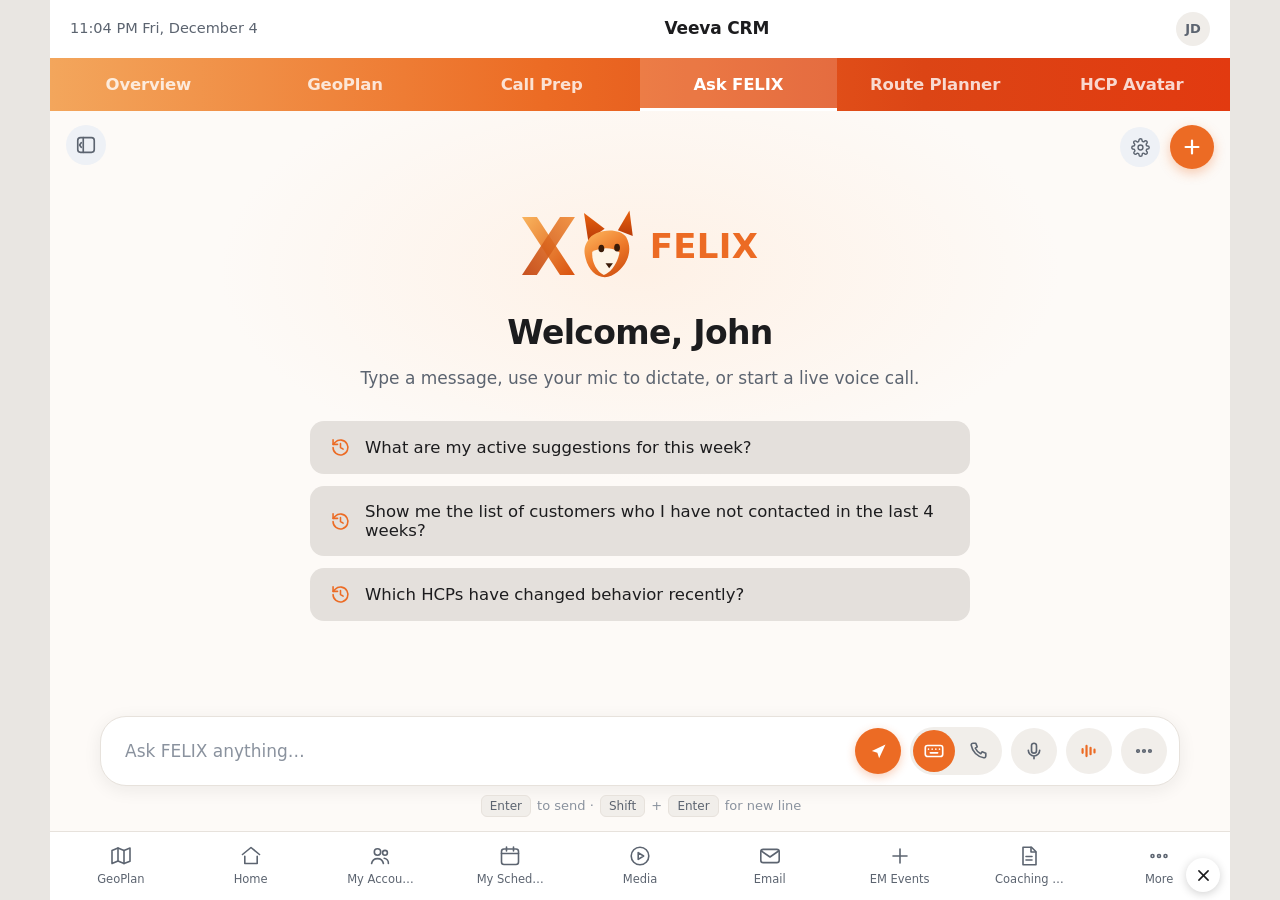
<file: index.html>
<!DOCTYPE html>
<html lang="en">
<head>
<meta charset="utf-8" />
<meta name="viewport" content="width=device-width, initial-scale=1, maximum-scale=1" />
<title>Ask FELIX — Veeva CRM</title>
<meta name="description" content="Ask FELIX — voice agent for pharma field teams, inside Veeva CRM." />
<link rel="stylesheet" href="assets/styles.css" />
</head>
<body>

<div class="device">

  <!-- ── Status bar ─────────────────────────────────────────────── -->
  <div class="statusbar">
    <span class="sb-time" id="sb-time">5:21 PM Sat, September 5</span>
    <span class="sb-title">Veeva CRM</span>
    <span class="sb-user">JD</span>
  </div>

  <!-- ── Orange tab bar ─────────────────────────────────────────── -->
  <nav class="tabbar" role="tablist">
    <button class="tab" role="tab" data-tab="overview">Overview</button>
    <button class="tab" role="tab" data-tab="geoplan">GeoPlan</button>
    <button class="tab" role="tab" data-tab="callprep">Call Prep</button>
    <button class="tab is-active" role="tab" data-tab="ask">Ask FELIX</button>
    <button class="tab" role="tab" data-tab="route">Route Planner</button>
    <button class="tab" role="tab" data-tab="avatar">HCP Avatar</button>
  </nav>

  <!-- ── Stage ──────────────────────────────────────────────────── -->
  <div class="stage">

    <!-- ══ Ask FELIX ══════════════════════════════════════════════ -->
    <section class="panel is-active" id="panel-ask">

      <button class="collapse-btn" title="Collapse panel" aria-label="Collapse panel">
        <svg viewBox="0 0 24 24"><rect x="3" y="4" width="18" height="16" rx="3"/><path d="M9 4v16M6.8 9.5 5 12l1.8 2.5"/></svg>
      </button>
      <button class="new-btn" id="btn-new" title="New conversation" aria-label="New conversation">
        <svg viewBox="0 0 24 24"><path d="M12 5v14M5 12h14"/></svg>
      </button>
      <button class="gear-btn" id="btn-settings" title="Voice settings" aria-label="Voice settings">
        <svg viewBox="0 0 24 24"><circle cx="12" cy="12" r="3.1"/><path d="M19.4 15a1.6 1.6 0 0 0 .3 1.8l.1.1a2 2 0 1 1-2.8 2.8l-.1-.1a1.6 1.6 0 0 0-1.8-.3 1.6 1.6 0 0 0-1 1.5v.2a2 2 0 1 1-4 0v-.1a1.6 1.6 0 0 0-1-1.5 1.6 1.6 0 0 0-1.8.3l-.1.1a2 2 0 1 1-2.8-2.8l.1-.1a1.6 1.6 0 0 0 .3-1.8 1.6 1.6 0 0 0-1.5-1H3a2 2 0 1 1 0-4h.1a1.6 1.6 0 0 0 1.5-1 1.6 1.6 0 0 0-.3-1.8l-.1-.1a2 2 0 1 1 2.8-2.8l.1.1a1.6 1.6 0 0 0 1.8.3H9a1.6 1.6 0 0 0 1-1.5V3a2 2 0 1 1 4 0v.1a1.6 1.6 0 0 0 1 1.5 1.6 1.6 0 0 0 1.8-.3l.1-.1a2 2 0 1 1 2.8 2.8l-.1.1a1.6 1.6 0 0 0-.3 1.8V9a1.6 1.6 0 0 0 1.5 1h.2a2 2 0 1 1 0 4h-.1a1.6 1.6 0 0 0-1.5 1z"/></svg>
      </button>

      <div class="ask-scroll" id="ask-scroll">

        <!-- Welcome state -->
        <div class="welcome" id="welcome">
          <div class="felix-logo">
            <svg viewBox="0 0 150 96" class="fox" aria-hidden="true">
              <defs>
                <linearGradient id="xa" x1="0" y1="0" x2="1" y2="1">
                  <stop offset="0" stop-color="#F9B45E"/><stop offset="1" stop-color="#D9520F"/>
                </linearGradient>
                <linearGradient id="xb" x1="1" y1="0" x2="0" y2="1">
                  <stop offset="0" stop-color="#F08A34"/><stop offset="1" stop-color="#C13F09"/>
                </linearGradient>
                <linearGradient id="fur" x1=".2" y1="0" x2=".8" y2="1">
                  <stop offset="0" stop-color="#FBB059"/><stop offset=".5" stop-color="#EE7A2A"/><stop offset="1" stop-color="#CE4E10"/>
                </linearGradient>
                <linearGradient id="ear" x1="0" y1="0" x2="0" y2="1">
                  <stop offset="0" stop-color="#E8620F"/><stop offset="1" stop-color="#B93B08"/>
                </linearGradient>
              </defs>

              <!-- X -->
              <path d="M0 13 H18 L64 83 H46 Z" fill="url(#xa)"/>
              <path d="M46 13 H64 L18 83 H0 Z" fill="url(#xb)" opacity=".9"/>

              <!-- Ears -->
              <path d="M80 41 L75 8 L100 27 Z"   fill="url(#ear)"/>
              <path d="M116 29 L130 5 L134 36 Z" fill="url(#ear)"/>

              <!-- Head -->
              <path d="M80 41 C 87 27, 118 25, 126 37 C 136 55, 125 76, 108 84
                       C 94 90, 81 79, 77 63 C 74 53, 76 47, 80 41 Z" fill="url(#fur)"/>

              <!-- Muzzle -->
              <path d="M85 55 C 95 49, 110 49, 118 56 C 115 71, 106 81, 99 83
                       C 90 79, 84 67, 85 55 Z" fill="#FDF4E6"/>

              <!-- Face -->
              <ellipse cx="96"  cy="51" rx="3.5" ry="4.6" fill="#3A1B08"/>
              <ellipse cx="115" cy="50" rx="3.5" ry="4.6" fill="#3A1B08"/>
              <path d="M101 69 H110 L105.5 75 Z" fill="#3A1B08"/>
            </svg>
            <span class="felix-word">FELIX</span>
          </div>

          <h1 class="welcome-h">Welcome, John</h1>
          <p class="welcome-p">Type a message, use your mic to dictate, or start a live voice call.</p>

          <div class="starters" id="starters"></div>
        </div>

        <!-- Conversation -->
        <div class="thread" id="thread" aria-live="polite"></div>
      </div>

      <!-- Composer -->
      <div class="composer-wrap">
        <form class="composer" id="form" autocomplete="off">
          <input id="input" type="text" placeholder="Ask FELIX anything…" aria-label="Message FELIX" />

          <button class="cbtn send" type="submit" title="Send" aria-label="Send">
            <svg viewBox="0 0 24 24"><path d="M4.4 11.3 20 4l-7.3 15.6-2-6.3z"/></svg>
          </button>

          <span class="cgroup">
            <button class="cbtn kb is-on" type="button" title="Keyboard" aria-label="Keyboard">
              <svg viewBox="0 0 24 24"><rect x="2.5" y="6" width="19" height="12" rx="2.5"/><path d="M6 10h.01M10 10h.01M14 10h.01M18 10h.01M8 14h8"/></svg>
            </button>
            <button class="cbtn phone" type="button" id="btn-call" title="Start a live voice call" aria-label="Start a live voice call">
              <svg viewBox="0 0 24 24"><path d="M6.6 3.5h3l1.5 4-2 1.5a12 12 0 0 0 5.9 5.9l1.5-2 4 1.5v3a2 2 0 0 1-2.2 2A16.5 16.5 0 0 1 4.6 5.7a2 2 0 0 1 2-2.2z"/></svg>
            </button>
          </span>

          <button class="cbtn mic" type="button" id="btn-dictate" title="Dictate" aria-label="Dictate">
            <svg viewBox="0 0 24 24"><path d="M12 3.5a2.7 2.7 0 0 1 2.7 2.7v5.4a2.7 2.7 0 0 1-5.4 0V6.2A2.7 2.7 0 0 1 12 3.5z"/><path d="M5.8 11.2a6.2 6.2 0 0 0 12.4 0M12 17.4v3.1"/></svg>
          </button>

          <button class="cbtn wave" type="button" id="btn-call-2" title="Start a live voice call" aria-label="Start a live voice call">
            <svg viewBox="0 0 24 24" class="bars"><path d="M5 10v4M9.3 6.5v11M13.7 8.5v7M18 10.5v3"/></svg>
          </button>

          <button class="cbtn more" type="button" title="More" aria-label="More">
            <svg viewBox="0 0 24 24"><circle cx="5.5" cy="12" r="1.4"/><circle cx="12" cy="12" r="1.4"/><circle cx="18.5" cy="12" r="1.4"/></svg>
          </button>
        </form>

        <p class="hint"><kbd>Enter</kbd> to send · <kbd>Shift</kbd> + <kbd>Enter</kbd> for new line</p>
      </div>
    </section>

    <!-- ══ Placeholder tabs ═══════════════════════════════════════ -->
    <section class="panel placeholder" id="panel-overview"><div><h2>Overview</h2><p>Territory summary, attainment, and alerts.</p></div></section>
    <section class="panel placeholder" id="panel-geoplan"><div><h2>GeoPlan</h2><p>Map of accounts and today’s routing.</p></div></section>
    <section class="panel placeholder" id="panel-callprep"><div><h2>Call Prep</h2><p>Pre-call briefs for your next visits.</p></div></section>
    <section class="panel placeholder" id="panel-route"><div><h2>Route Planner</h2><p>Optimised drive order for the day.</p></div></section>
    <section class="panel placeholder" id="panel-avatar"><div><h2>HCP Avatar</h2><p>Practise a detail against a simulated HCP.</p></div></section>

    <!-- ══ Live voice call overlay ════════════════════════════════ -->
    <div class="call" id="call" hidden>
      <div class="orb-wrap">
        <span class="orb-glow g1"></span>
        <span class="orb-glow g2"></span>
        <span class="orb-glow g3"></span>
        <button class="orb" id="orb" aria-label="Tap to interrupt">
          <svg viewBox="0 0 24 24" class="orb-speak"><path d="M11 5 6 9H2.6v6H6l5 4z"/><path d="M15.4 8.6a5 5 0 0 1 0 6.8M18.8 5.4a9.4 9.4 0 0 1 0 13.2"/></svg>
          <svg viewBox="0 0 24 24" class="orb-listen"><path d="M12 3.5a2.7 2.7 0 0 1 2.7 2.7v5.4a2.7 2.7 0 0 1-5.4 0V6.2A2.7 2.7 0 0 1 12 3.5z"/><path d="M5.8 11.2a6.2 6.2 0 0 0 12.4 0M12 17.4v3.1"/></svg>
        </button>
      </div>

      <h2 class="call-state" id="call-state">Connecting…</h2>
      <p class="call-sub" id="call-sub">Speak naturally</p>

      <div class="live">
        <div class="live-head"><span class="live-dot"></span>LIVE TRANSCRIPT</div>
        <div class="live-box" id="live-box"></div>
      </div>

      <div class="call-controls">
        <button class="call-mic" id="call-mic" title="Mute" aria-label="Mute">
          <svg viewBox="0 0 24 24"><path d="M12 3.5a2.7 2.7 0 0 1 2.7 2.7v5.4a2.7 2.7 0 0 1-5.4 0V6.2A2.7 2.7 0 0 1 12 3.5z"/><path d="M5.8 11.2a6.2 6.2 0 0 0 12.4 0M12 17.4v3.1"/></svg>
        </button>
        <button class="end-call" id="end-call">
          <svg viewBox="0 0 24 24"><path d="M12 3.5a2.7 2.7 0 0 1 2.7 2.7v3.1M9.3 9.6v2a2.7 2.7 0 0 0 4.2 2.2"/><path d="M5.8 11.2a6.2 6.2 0 0 0 9.2 5.4M12 17.4v3.1"/><path d="m3.5 3 17 18"/></svg>
          End Conversation
        </button>
      </div>
    </div>

  </div>

  <!-- ── Bottom nav ─────────────────────────────────────────────── -->
  <nav class="bottomnav">
    <button><svg viewBox="0 0 24 24"><path d="m9 4-6 2.4v13.2L9 17l6 2.6 6-2.4V4l-6 2.4z"/><path d="M9 4v13M15 6.6v13"/></svg><span>GeoPlan</span></button>
    <button><svg viewBox="0 0 24 24"><path d="M3.5 10.5 12 3.5l8.5 7"/><path d="M5.8 12.3v7.2h12.4v-7.2"/></svg><span>Home</span></button>
    <button><svg viewBox="0 0 24 24"><circle cx="9.5" cy="8" r="3.2"/><path d="M3.6 19.5a6 6 0 0 1 11.8 0"/><circle cx="17" cy="8.8" r="2.4"/><path d="M16.2 14.2a5 5 0 0 1 4.2 5.3"/></svg><span>My Accou…</span></button>
    <button><svg viewBox="0 0 24 24"><rect x="3.5" y="5" width="17" height="15.5" rx="2.5"/><path d="M3.5 9.5h17M8.5 3v4M15.5 3v4"/></svg><span>My Sched…</span></button>
    <button><svg viewBox="0 0 24 24"><circle cx="12" cy="12" r="8.8"/><path d="m10.2 8.6 5.4 3.4-5.4 3.4z"/></svg><span>Media</span></button>
    <button><svg viewBox="0 0 24 24"><rect x="2.8" y="5.4" width="18.4" height="13.2" rx="2.4"/><path d="m3.4 7 8.6 6 8.6-6"/></svg><span>Email</span></button>
    <button><svg viewBox="0 0 24 24"><path d="M12 5v14M5 12h14"/></svg><span>EM Events</span></button>
    <button><svg viewBox="0 0 24 24"><path d="M6 3.2h8.5L19 7.8v13H6z"/><path d="M14 3.4v4.6h4.6M9 12.5h6M9 16h6"/></svg><span>Coaching …</span></button>
    <button><svg viewBox="0 0 24 24"><circle cx="5.5" cy="12" r="1.5"/><circle cx="12" cy="12" r="1.5"/><circle cx="18.5" cy="12" r="1.5"/></svg><span>More</span></button>
  </nav>

  <!-- ── Voice settings ─────────────────────────────────────────── -->
  <div class="sheet-wrap" id="settings" hidden>
    <div class="sheet-backdrop" data-close></div>
    <div class="sheet" role="dialog" aria-label="Voice settings">
      <header class="sheet-head">
        <h2>Voice</h2>
        <button class="sheet-x" data-close aria-label="Close">
          <svg viewBox="0 0 24 24"><path d="m5.5 5.5 13 13M18.5 5.5l-13 13"/></svg>
        </button>
      </header>

      <div class="sheet-body">

        <label class="opt">
          <input type="radio" name="engine" value="browser" />
          <span class="opt-body">
            <strong>Browser voice</strong>
            <em>Works everywhere with no setup. Robotic, and turn taking is basic.</em>
          </span>
        </label>

        <label class="opt">
          <input type="radio" name="engine" value="elevenlabs" />
          <span class="opt-body">
            <strong>ElevenLabs voice</strong>
            <em>FELIX keeps the scripted answers, but speaks with a natural ElevenLabs voice.</em>
          </span>
        </label>

        <div class="opt-fields" data-for="elevenlabs">
          <label class="fld">
            <span>API key</span>
            <input type="password" id="el-key" placeholder="sk_…" autocomplete="off" spellcheck="false" />
          </label>
          <label class="fld">
            <span>Voice</span>
            <select id="el-voice"></select>
          </label>
          <label class="fld">
            <span>Model</span>
            <select id="el-model">
              <option value="eleven_flash_v2_5">Flash v2.5 — lowest latency (~75 ms)</option>
              <option value="eleven_turbo_v2_5">Turbo v2.5 — balanced (~250 ms)</option>
              <option value="eleven_multilingual_v2">Multilingual v2 — highest quality</option>
            </select>
          </label>
          <p class="warn-note">The key is stored in this browser and sent straight to ElevenLabs from the page. Fine for a local demo — don’t put a production key into a publicly shared link.</p>
        </div>

        <label class="opt">
          <input type="radio" name="engine" value="agent" />
          <span class="opt-body">
            <strong>ElevenLabs agent <span class="badge">most conversational</span></strong>
            <em>A real voice agent — its own LLM, speech recognition and natural interruption. Answers freely instead of following the script.</em>
          </span>
        </label>

        <div class="opt-fields" data-for="agent">
          <label class="fld">
            <span>Agent ID</span>
            <input type="text" id="el-agent" placeholder="agent_…" autocomplete="off" spellcheck="false" />
          </label>
          <p class="warn-note">Create an agent at elevenlabs.io, set it <strong>public</strong> (authentication disabled), and paste its ID. No API key is needed or stored. Use the prompt in <code>AGENT-PROMPT.md</code> so it answers as FELIX.</p>
        </div>

        <label class="opt">
          <input type="radio" name="engine" value="openai" />
          <span class="opt-body">
            <strong>OpenAI <span class="badge">free-form</span></strong>
            <em>GPT answers instead of the script, speaks with an OpenAI voice, and a voice call runs on the Realtime API — speech to speech, with barge-in.</em>
          </span>
        </label>

        <div class="opt-fields" data-for="openai">
          <label class="fld">
            <span>Proxy URL — recommended, keeps the key off the browser</span>
            <input type="text" id="oa-proxy" placeholder="/api  (run: OPENAI_API_KEY=sk-… node server.js)" autocomplete="off" spellcheck="false" />
          </label>
          <p class="or-sep">or</p>
          <label class="fld">
            <span>API key — used only if no proxy URL is set</span>
            <input type="password" id="oa-key" placeholder="sk-…" autocomplete="off" spellcheck="false" />
          </label>
          <label class="fld">
            <span>Voice</span>
            <select id="oa-voice"></select>
          </label>
          <label class="fld">
            <span>Chat model</span>
            <select id="oa-chat">
              <option value="gpt-5.2">gpt-5.2 — best quality</option>
              <option value="gpt-5.1">gpt-5.1</option>
              <option value="gpt-5-mini">gpt-5-mini — cheaper, quicker</option>
              <option value="gpt-4.1-mini">gpt-4.1-mini — cheapest</option>
            </select>
          </label>
          <label class="fld">
            <span>Realtime model — used for voice calls</span>
            <select id="oa-realtime">
              <option value="gpt-realtime-2.1">gpt-realtime-2.1</option>
              <option value="gpt-realtime-2.1-mini">gpt-realtime-2.1-mini — cheaper</option>
              <option value="gpt-realtime-2">gpt-realtime-2</option>
              <option value="gpt-realtime">gpt-realtime</option>
            </select>
          </label>
          <p class="warn-note" id="oa-warn"></p>
        </div>

        <div class="sheet-msg" id="sheet-msg" hidden></div>
      </div>

      <footer class="sheet-foot">
        <button class="btn-ghost" id="btn-test">Test voice</button>
        <button class="btn-primary" id="btn-save">Save</button>
      </footer>
    </div>
  </div>

  <button class="dismiss" title="Close" aria-label="Close">
    <svg viewBox="0 0 24 24"><path d="m5.5 5.5 13 13M18.5 5.5l-13 13"/></svg>
  </button>
</div>

<script src="assets/script-data.js"></script>
<script src="assets/persona.js"></script>
<script src="assets/tools.js"></script>
<script src="assets/brain.js"></script>
<script src="assets/voice.js"></script>
<script src="assets/app.js"></script>
</body>
</html>
</file>
<file: assets/styles.css>
/* ============================================================================
 * Ask FELIX — Veeva CRM shell
 * ==========================================================================*/

:root {
  --o-light:  #F3A65C;
  --o:        #EC6B24;
  --o-deep:   #DC4515;
  --o-red:    #E23A10;

  --ink:      #1C1C1E;
  --ink-2:    #5C6470;
  --ink-3:    #8A929E;

  --page:     #FDFAF7;
  --card:     #FFFFFF;
  --cream:    #FBF5EA;
  --cream-ln: #EFE6D5;
  --line:     #E7E2DC;
  --pill:     #E4E0DC;

  --green:    #22C55E;
  --red:      #EF4444;

  --hi:       #E2571C;
  --hi-bg:    #FDECE2;
  --md:       #C98A16;
  --md-bg:    #FBF2DC;
  --lo:       #4B7BC4;
  --lo-bg:    #EAF1FB;
}

* { box-sizing: border-box; -webkit-tap-highlight-color: transparent; }

html, body { height: 100%; margin: 0; }

body {
  background: #E9E6E2;
  color: var(--ink);
  font: 400 16px/1.5 -apple-system, BlinkMacSystemFont, "SF Pro Text", "Segoe UI", Roboto, system-ui, sans-serif;
  -webkit-font-smoothing: antialiased;
  display: grid;
  place-items: center;
}

svg { width: 22px; height: 22px; fill: none; stroke: currentColor; stroke-width: 1.8; stroke-linecap: round; stroke-linejoin: round; }

.device {
  position: relative;
  width: 100%; max-width: 1180px;
  height: 100vh; height: 100dvh;
  display: flex; flex-direction: column;
  background: var(--card);
  overflow: hidden;
}

/* ── Status bar ─────────────────────────────────────────────────── */

.statusbar {
  flex: none;
  display: flex; align-items: center;
  padding: 12px 20px;
  background: #fff;
  font-size: 14.5px;
}
.sb-time  { color: var(--ink-2); font-weight: 500; }
.sb-title { flex: 1; text-align: center; font-weight: 700; font-size: 17px; letter-spacing: -.01em; }
.sb-user  {
  width: 34px; height: 34px; border-radius: 50%;
  display: grid; place-items: center;
  background: #F0EDE9; color: var(--ink-2);
  font-size: 13px; font-weight: 600;
}

/* ── Tab bar ────────────────────────────────────────────────────── */

.tabbar {
  flex: none;
  display: flex;
  background: linear-gradient(90deg, var(--o-light) 0%, var(--o) 42%, var(--o-deep) 74%, var(--o-red) 100%);
}
.tab {
  flex: 1;
  padding: 17px 8px;
  border: 0; background: none;
  color: rgba(255,255,255,.80);
  font: 600 16.5px -apple-system, system-ui, sans-serif;
  letter-spacing: -.01em;
  cursor: pointer;
  position: relative;
  white-space: nowrap;
  transition: color .15s;
}
.tab:hover { color: #fff; }
.tab.is-active {
  color: #fff;
  background: rgba(255,255,255,.17);
  box-shadow: inset 0 -3px 0 #fff;
}

/* ── Stage ──────────────────────────────────────────────────────── */

.stage {
  position: relative;
  flex: 1; min-height: 0;
  background:
    radial-gradient(600px 300px at 50% 22%, #FEF1E6 0%, transparent 70%),
    var(--page);
}

.panel { display: none; height: 100%; flex-direction: column; min-height: 0; position: relative; }
.panel.is-active { display: flex; }

.placeholder { align-items: center; justify-content: center; text-align: center; color: var(--ink-3); }
.placeholder h2 { margin: 0 0 6px; font-size: 22px; color: var(--ink); }
.placeholder p  { margin: 0; font-size: 15px; }

.collapse-btn, .new-btn {
  position: absolute; top: 14px; z-index: 4;
  border: 0; cursor: pointer;
  display: grid; place-items: center;
  border-radius: 50%;
}
.collapse-btn { left: 16px;  width: 40px; height: 40px; background: #EEF1F6; color: var(--ink-2); }
.new-btn      { right: 16px; width: 44px; height: 44px; background: var(--o); color: #fff;
                box-shadow: 0 4px 12px rgba(236,107,36,.34); }
.new-btn svg  { stroke-width: 2.4; }

/* ── Scroll area ────────────────────────────────────────────────── */

.ask-scroll { flex: 1; min-height: 0; overflow-y: auto; padding: 0 22px; }

/* Welcome */
.welcome {
  min-height: 100%;
  display: flex; flex-direction: column;
  align-items: center; justify-content: center;
  padding: 30px 0 20px;
  text-align: center;
}
.welcome[hidden] { display: none; }

.felix-logo { display: flex; align-items: center; gap: 4px; margin-bottom: 22px; }
.fox { width: 124px; height: 80px; stroke: none; }
.felix-word {
  font: 700 34px -apple-system, system-ui, sans-serif;
  letter-spacing: .01em;
  color: var(--o);
}

.welcome-h { margin: 0 0 8px; font-size: 33px; font-weight: 700; letter-spacing: -.02em; }
.welcome-p { margin: 0 0 30px; font-size: 17px; color: var(--ink-2); }

.starters { display: flex; flex-direction: column; gap: 12px; width: min(660px, 100%); }
.starter {
  display: flex; align-items: center; gap: 14px;
  padding: 16px 20px;
  border: 0; border-radius: 14px;
  background: var(--pill);
  color: var(--ink);
  font: 400 16.5px -apple-system, system-ui, sans-serif;
  text-align: left;
  cursor: pointer;
  transition: background .15s;
}
.starter:hover { background: #DAD5D0; }
.starter svg { flex: none; width: 21px; height: 21px; color: var(--o); }

/* ── Thread ─────────────────────────────────────────────────────── */

.thread { padding: 20px 0 8px; max-width: 900px; margin: 0 auto; }
.thread[hidden] { display: none; }

.msg { margin-bottom: 22px; animation: rise .28s ease both; }
@keyframes rise { from { opacity: 0; transform: translateY(7px); } }

.msg-who {
  font-size: 11.5px; font-weight: 700; letter-spacing: .09em;
  text-transform: uppercase; color: var(--ink-3); margin-bottom: 7px;
}

.msg-user { display: flex; justify-content: flex-end; }
.msg-user .bubble {
  max-width: 78%;
  padding: 12px 17px;
  border-radius: 20px 20px 5px 20px;
  background: linear-gradient(135deg, var(--o), var(--o-deep));
  color: #fff;
  font-size: 16px;
}

.msg-felix .bubble {
  padding: 15px 18px;
  border-radius: 16px;
  background: var(--cream);
  border: 1px solid var(--cream-ln);
  font-size: 16.5px; line-height: 1.62;
  min-height: 20px;
}
.msg-felix .bubble strong { font-weight: 700; }

.typing { display: inline-flex; gap: 5px; align-items: center; }
.typing i { width: 7px; height: 7px; border-radius: 50%; background: var(--o); opacity: .4; animation: blink 1.1s infinite; }
.typing i:nth-child(2) { animation-delay: .16s; }
.typing i:nth-child(3) { animation-delay: .32s; }
@keyframes blink { 0%,60%,100% { opacity: .3; transform: translateY(0); } 30% { opacity: 1; transform: translateY(-3px); } }

.blocks { display: flex; flex-direction: column; gap: 11px; margin-top: 12px; }
.blocks:empty { margin: 0; }

/* ── Cards ──────────────────────────────────────────────────────── */

.card, .callout { opacity: 0; transform: translateY(6px); transition: opacity .26s, transform .26s; }
.card.in, .callout.in { opacity: 1; transform: none; }

.card {
  background: var(--card);
  border: 1px solid var(--line);
  border-radius: 16px;
  padding: 16px 18px;
  box-shadow: 0 1px 3px rgba(28,28,30,.05);
}
.card-title {
  margin: 0 0 12px;
  font-size: 11.5px; font-weight: 700; letter-spacing: .08em;
  text-transform: uppercase; color: var(--ink-3);
}

/* HCP */
.hcp { position: relative; overflow: hidden; padding-left: 20px; }
.hcp::before { content: ''; position: absolute; left: 0; top: 0; bottom: 0; width: 4px; background: var(--lo); }
.hcp.lvl-high::before   { background: var(--hi); }
.hcp.lvl-medium::before { background: var(--md); }

.hcp-head { display: flex; align-items: center; gap: 12px; }
.hcp-av {
  width: 42px; height: 42px; border-radius: 12px; flex: none;
  display: grid; place-items: center;
  background: var(--hi-bg); color: var(--hi);
  font-size: 14px; font-weight: 700;
}
.hcp-id h4 { margin: 0; font-size: 17px; font-weight: 700; letter-spacing: -.01em; }
.hcp-id p  { margin: 2px 0 0; font-size: 13.5px; color: var(--ink-2); }

.pri {
  margin-left: auto;
  padding: 5px 11px; border-radius: 999px;
  font-size: 10.5px; font-weight: 800;
  letter-spacing: .07em; text-transform: uppercase;
  background: var(--lo-bg); color: var(--lo);
}
.pri-high { background: var(--hi-bg); color: var(--hi); }
.pri-med, .pri-medium { background: var(--md-bg); color: var(--md); }
.pri-low { background: var(--lo-bg); color: var(--lo); }

.hcp-where {
  display: flex; align-items: center; gap: 7px; flex-wrap: wrap;
  margin-top: 13px; font-size: 13.5px; color: var(--ink-2);
}
.hcp-where svg { width: 15px; height: 15px; color: var(--ink-3); }

.hcp-sugg {
  margin-top: 13px; padding: 13px 15px;
  border-radius: 12px;
  background: var(--hi-bg);
  border: 1px solid #F8D9C6;
}
.hcp-sugg-label { font-size: 10.5px; font-weight: 800; letter-spacing: .09em; text-transform: uppercase; color: var(--hi); }
.hcp-sugg-title { margin: 6px 0 0; font-size: 15.5px; font-weight: 700; }
.hcp-sugg-why   { margin: 5px 0 0; font-size: 13.5px; color: var(--ink-2); line-height: 1.52; }

.hcp-meta { display: grid; grid-template-columns: repeat(auto-fit, minmax(158px, 1fr)); gap: 12px; margin: 14px 0 0; }
.hcp-meta dt { font-size: 10.5px; letter-spacing: .06em; text-transform: uppercase; color: var(--ink-3); font-weight: 700; }
.hcp-meta dd { margin: 4px 0 0; font-size: 13.5px; }

.tags { display: flex; flex-wrap: wrap; gap: 7px; margin-top: 13px; }
.tag { padding: 4px 11px; border-radius: 999px; background: #F4F1ED; border: 1px solid var(--line); font-size: 12px; color: var(--ink-2); }

/* Rx bars */
.rx { display: flex; flex-direction: column; gap: 11px; }
.rx-row { display: grid; grid-template-columns: 120px 1fr 52px; align-items: center; gap: 12px; }
.rx-name { font-size: 13.5px; font-weight: 600; }
.rx-track { height: 9px; border-radius: 999px; background: #F0ECE7; overflow: hidden; }
.rx-fill  { height: 100%; border-radius: 999px; background: linear-gradient(90deg, var(--o-light), var(--o)); }
.rx-row.is-comp .rx-fill { background: #C9CFD8; }
.rx-val { font-size: 13px; font-weight: 700; text-align: right; font-variant-numeric: tabular-nums; }

/* KV */
.kv { margin: 0; }
.kv > div { display: grid; grid-template-columns: 165px 1fr; gap: 14px; padding: 9px 0; border-bottom: 1px solid #F2EFEA; }
.kv > div:last-child { border-bottom: 0; padding-bottom: 0; }
.kv dt { font-size: 13px; color: var(--ink-3); }
.kv dd { margin: 0; font-size: 14.5px; }

/* Lists */
.bullets, .checks { margin: 0; padding: 0; list-style: none; display: flex; flex-direction: column; gap: 10px; }
.bullets li, .checks li { position: relative; padding-left: 25px; font-size: 14.5px; line-height: 1.55; }
.bullets li::before { content: ''; position: absolute; left: 7px; top: 9px; width: 7px; height: 7px; border-radius: 50%; background: var(--o); }
.checks li::before { content: '✓'; position: absolute; left: 2px; top: -1px; color: var(--green); font-weight: 800; }

/* Slots */
.slots { margin: 0; padding: 0; list-style: none; display: flex; flex-direction: column; gap: 9px; }
.slot { display: flex; align-items: center; gap: 12px; padding: 12px 14px; border-radius: 12px; background: #FAF8F5; border: 1px solid var(--line); }
.slot-time { font-weight: 700; font-size: 14.5px; min-width: 128px; }
.slot-label { font-size: 13.5px; color: var(--ink-2); flex: 1; }
.slot-status { padding: 4px 10px; border-radius: 999px; font-size: 10px; font-weight: 800; letter-spacing: .07em; text-transform: uppercase; }
.slot-open .slot-status   { background: #E7F8EE; color: #17864A; }
.slot-tight .slot-status  { background: var(--md-bg); color: var(--md); }
.slot-closed .slot-status { background: #F1EFEC; color: var(--ink-3); }
.slot-closed { opacity: .6; }

/* Note */
.note-body {
  margin: 0; padding: 14px 16px;
  border-radius: 12px; background: #FAF8F5; border: 1px solid var(--line);
  font: 400 13.5px/1.65 ui-monospace, "SF Mono", Menlo, Consolas, monospace;
  white-space: pre-wrap; overflow-x: auto;
}

/* Callout */
.callout {
  padding: 12px 15px; border-radius: 12px;
  border-left: 4px solid var(--o);
  background: #FEF4EC; font-size: 14px; color: var(--ink-2); line-height: 1.55;
}
.callout-warn { border-left-color: var(--md); background: var(--md-bg); color: #7A5A10; }
.callout-good { border-left-color: var(--green); background: #EDFAF2; color: #16653C; }

/* Practice scorecard */
.score-head { display: flex; align-items: baseline; gap: 12px; margin: 0 0 14px; }
.score-num { font-size: 26px; font-weight: 800; letter-spacing: -.01em; }
.score-verdict { font-size: 14px; color: var(--ink-2); }

.score-list { margin: 0; padding: 0; list-style: none; display: flex; flex-direction: column; gap: 11px; }
.score-row { display: flex; gap: 11px; align-items: flex-start; }
.score-mark {
  flex: none; width: 21px; height: 21px; border-radius: 50%;
  display: grid; place-items: center;
  font-size: 12px; font-weight: 800; line-height: 1;
}
.score-row.is-hit  .score-mark { background: #E7F8EE; color: #17864A; }
.score-row.is-miss .score-mark { background: var(--md-bg); color: var(--md); }
.score-body { display: flex; flex-direction: column; gap: 2px; }
.score-label { font-size: 14.5px; font-weight: 600; }
.score-note { font-size: 13.5px; line-height: 1.5; color: var(--ink-2); }

/* ── Practice roleplay ──────────────────────────────────────────── */

.who-tag {
  margin-left: 8px; padding: 2px 8px; border-radius: 999px;
  background: var(--lo-bg); color: var(--lo);
  font-size: 10px; font-weight: 800; letter-spacing: .07em;
}
.msg-aside .who-tag { background: var(--hi-bg); color: var(--hi); }

/* In character: the doctor speaks, so it should not look like FELIX. */
.msg-rp .msg-who { color: var(--lo); }
.msg-rp .bubble {
  background: #fff;
  border: 1px solid var(--line);
  border-left: 3px solid var(--lo);
  border-radius: 6px 16px 16px 6px;
  font-style: italic;
}

.msg-aside .bubble { background: #FBF8F4; border-color: var(--line); }

.live-turn.rp .live-role { color: var(--lo); }
.live-turn.rp .live-text { background: #fff; border-color: var(--line); border-left: 3px solid var(--lo); font-style: italic; }

/* A live run is visible from the composer, wherever you are on the page. */
body.is-roleplay .composer {
  border-color: var(--lo);
  box-shadow: 0 4px 18px rgba(28,28,30,.07), 0 0 0 3px var(--lo-bg);
}

/* ── Composer ───────────────────────────────────────────────────── */

.composer-wrap { flex: none; padding: 10px 22px 14px; }

.composer {
  display: flex; align-items: center; gap: 9px;
  padding: 10px 12px 10px 22px;
  border-radius: 26px;
  background: var(--card);
  border: 1px solid var(--line);
  box-shadow: 0 4px 18px rgba(28,28,30,.07);
  max-width: 1080px; margin: 0 auto;
}
#input {
  flex: 1; min-width: 0;
  border: 0; outline: none; background: none;
  font: 400 17px -apple-system, system-ui, sans-serif;
  color: var(--ink);
}
#input::placeholder { color: var(--ink-3); }

.cbtn {
  flex: none;
  width: 46px; height: 46px; border-radius: 50%;
  border: 0; cursor: pointer;
  display: grid; place-items: center;
  background: #F1EEEA; color: var(--ink-2);
  transition: .15s;
}
.cbtn:hover { background: #E6E2DD; }
.cbtn.send { background: var(--o); color: #fff; box-shadow: 0 3px 10px rgba(236,107,36,.32); }
.cbtn.send svg { fill: currentColor; stroke: none; width: 21px; height: 21px; }
.cbtn.send:hover { background: var(--o-deep); }

.cgroup { display: flex; align-items: center; gap: 2px; padding: 3px; border-radius: 999px; background: #F1EEEA; }
.cgroup .cbtn { width: 42px; height: 42px; background: transparent; }
.cgroup .cbtn.is-on { background: var(--o); color: #fff; }
.cgroup .cbtn:not(.is-on):hover { background: #E2DED9; }

.cbtn.wave .bars { stroke: var(--o); stroke-width: 2.4; }
.cbtn.mic.is-live { background: var(--o); color: #fff; animation: micpulse 1.2s infinite; }
@keyframes micpulse { 0%,100% { box-shadow: 0 0 0 0 rgba(236,107,36,.5); } 70% { box-shadow: 0 0 0 12px rgba(236,107,36,0); } }

.hint { margin: 9px 0 0; text-align: center; font-size: 13px; color: var(--ink-3); }
.hint kbd {
  display: inline-block; padding: 3px 8px; margin: 0 2px;
  border-radius: 6px; background: #F1EEEA; border: 1px solid var(--line);
  font: 500 12px -apple-system, system-ui, sans-serif; color: var(--ink-2);
}

/* ── Live call overlay ──────────────────────────────────────────── */

.call {
  position: absolute; inset: 0; z-index: 10;
  display: flex; flex-direction: column; align-items: center;
  padding: 26px 22px 22px;
  background:
    radial-gradient(560px 340px at 50% 26%, #FDEADC 0%, transparent 72%),
    var(--page);
  animation: fade .25s ease both;
}
.call[hidden] { display: none; }
@keyframes fade { from { opacity: 0; } }

.orb-wrap { position: relative; width: 250px; height: 250px; display: grid; place-items: center; flex: none; }

.orb-glow { position: absolute; border-radius: 50%; background: radial-gradient(circle, rgba(242,101,34,.26), transparent 68%); }
.g1 { inset: 30px; }
.g2 { inset: 8px;  background: radial-gradient(circle, rgba(242,101,34,.17), transparent 70%); }
.g3 { inset: -14px; background: radial-gradient(circle, rgba(242,101,34,.10), transparent 72%); }

.orb {
  position: relative;
  width: 148px; height: 148px; border-radius: 50%;
  border: 0; cursor: pointer;
  display: grid; place-items: center;
  background: radial-gradient(circle at 38% 32%, #FF9A45, var(--o) 55%, #E4560F);
  color: #fff;
  box-shadow: 0 10px 34px rgba(236,107,36,.42);
}
.orb svg { width: 56px; height: 56px; stroke-width: 1.7; }
.orb .orb-speak  { fill: currentColor; stroke: currentColor; }
.orb .orb-listen { display: none; }

.call.is-listening:not(.is-speaking) .orb .orb-speak  { display: none; }
.call.is-listening:not(.is-speaking) .orb .orb-listen { display: block; fill: none; }
.call.is-listening .orb { background: radial-gradient(circle at 38% 32%, #FFB37A, #F0873F 55%, #D9631E); }

.call.is-speaking .g1 { animation: g 2s ease-in-out infinite; }
.call.is-speaking .g2 { animation: g 2s ease-in-out infinite .25s; }
.call.is-speaking .g3 { animation: g 2s ease-in-out infinite .5s; }
@keyframes g { 0%,100% { transform: scale(1); opacity: .85; } 50% { transform: scale(1.1); opacity: 1; } }

.call.is-listening .orb-wrap { transform: scale(calc(1 + var(--level, 0) * .08)); transition: transform .1s; }

.call-state { margin: 4px 0 5px; font-size: 32px; font-weight: 700; letter-spacing: -.02em; text-align: center; }
.call-sub   { margin: 0 0 22px; font-size: 16.5px; color: var(--ink-2); }

.live { width: min(900px, 100%); flex: 1; min-height: 0; display: flex; flex-direction: column; }
.live-head {
  display: flex; align-items: center; gap: 9px;
  font-size: 13px; font-weight: 700; letter-spacing: .11em;
  color: var(--ink-2); margin-bottom: 10px;
}
.live-dot { width: 9px; height: 9px; border-radius: 50%; background: var(--green); box-shadow: 0 0 0 3px rgba(34,197,94,.18); }

.live-box {
  flex: 1; min-height: 0; overflow-y: auto;
  padding: 16px;
  border-radius: 16px;
  background: rgba(255,255,255,.6);
  border: 1px solid var(--line);
}
.live-turn { margin-bottom: 14px; }
.live-turn:last-child { margin-bottom: 0; }
.live-role { font-size: 11.5px; font-weight: 700; letter-spacing: .09em; color: var(--ink-3); margin-bottom: 6px; }
.live-text {
  padding: 14px 17px; border-radius: 14px;
  background: var(--cream); border: 1px solid var(--cream-ln);
  font-size: 16.5px; line-height: 1.6;
}
.live-turn.you .live-text { background: #F2F5FA; border-color: #E2E8F2; }
.live-turn.interim .live-text { color: var(--ink-3); font-style: italic; }

.call-controls { flex: none; display: flex; align-items: center; gap: 18px; margin-top: 20px; }
.call-mic {
  width: 62px; height: 62px; border-radius: 50%;
  border: 0; cursor: pointer; display: grid; place-items: center;
  background: #E7E3DE; color: var(--ink-2);
  transition: .15s;
}
.call-mic svg { width: 25px; height: 25px; }
.call-mic.is-muted { background: #F6D5D5; color: var(--red); }
.call-mic.is-muted::after {
  content: ''; position: absolute; width: 30px; height: 2px;
  background: var(--red); transform: rotate(-45deg); border-radius: 2px;
}
.call-mic { position: relative; }

.end-call {
  display: inline-flex; align-items: center; gap: 11px;
  padding: 19px 34px; border: 0; border-radius: 999px;
  background: var(--red); color: #fff;
  font: 600 19px -apple-system, system-ui, sans-serif;
  cursor: pointer;
  box-shadow: 0 5px 16px rgba(239,68,68,.34);
  transition: .15s;
}
.end-call:hover { background: #DC2626; }
.end-call svg { width: 23px; height: 23px; }

/* ── Bottom nav ─────────────────────────────────────────────────── */

.bottomnav {
  flex: none;
  display: flex;
  padding: 8px 6px 10px;
  background: #fff;
  border-top: 1px solid var(--line);
}
.bottomnav button {
  flex: 1;
  display: flex; flex-direction: column; align-items: center; gap: 4px;
  padding: 4px 2px;
  border: 0; background: none; cursor: pointer;
  color: var(--ink-2);
  font: 400 11.5px -apple-system, system-ui, sans-serif;
}
.bottomnav button:hover { color: var(--o); }
.bottomnav svg { width: 24px; height: 24px; stroke-width: 1.6; }
.bottomnav span { white-space: nowrap; overflow: hidden; text-overflow: ellipsis; max-width: 100%; }

.dismiss {
  position: absolute; right: 10px; bottom: 8px;
  width: 34px; height: 34px; border-radius: 50%;
  border: 0; background: #fff; color: var(--ink);
  box-shadow: 0 2px 10px rgba(0,0,0,.18);
  display: grid; place-items: center; cursor: pointer;
}
.dismiss svg { width: 17px; height: 17px; stroke-width: 2.2; }

/* ── Banner ─────────────────────────────────────────────────────── */

.banner {
  margin: 0 22px 8px;
  padding: 11px 15px;
  border-radius: 12px;
  background: var(--md-bg);
  border: 1px solid #EFDCAF;
  color: #7A5A10;
  font-size: 13.5px;
}

/* ── Responsive ─────────────────────────────────────────────────── */

@media (max-width: 820px) {
  .tab { font-size: 13px; padding: 14px 4px; }
  .sb-title { font-size: 15px; }
  .welcome-h { font-size: 26px; }
  .welcome-p { font-size: 15px; }
  .fox { width: 84px; height: 68px; }
  .felix-word { font-size: 27px; }
  .ask-scroll, .composer-wrap { padding-left: 12px; padding-right: 12px; }
  .composer { padding-left: 16px; gap: 6px; }
  .cbtn { width: 42px; height: 42px; }
  .cgroup .cbtn { width: 38px; height: 38px; }
  .cbtn.more, .cbtn.kb { display: none; }
  .call-state { font-size: 25px; }
  .orb-wrap { width: 190px; height: 190px; }
  .orb { width: 116px; height: 116px; }
  .orb svg { width: 44px; height: 44px; }
  .end-call { padding: 16px 26px; font-size: 17px; }
  .bottomnav span { font-size: 10px; }
  .kv > div { grid-template-columns: 1fr; gap: 2px; }
  .rx-row { grid-template-columns: 96px 1fr 44px; }
}

@media (prefers-reduced-motion: reduce) {
  * { animation: none !important; transition: none !important; }
  .card, .callout { opacity: 1; transform: none; }
}

/* ── Settings sheet ─────────────────────────────────────────────── */

.gear-btn {
  position: absolute; top: 16px; right: 70px; z-index: 4;
  width: 40px; height: 40px; border: 0; border-radius: 50%;
  background: #EEF1F6; color: var(--ink-2);
  display: grid; place-items: center; cursor: pointer;
}
.gear-btn:hover { background: #E3E8F0; color: var(--ink); }
.gear-btn svg { width: 19px; height: 19px; }
.gear-btn.is-live { background: var(--hi-bg); color: var(--hi); }

.sheet-wrap { position: absolute; inset: 0; z-index: 40; display: flex; align-items: center; justify-content: center; }
.sheet-wrap[hidden] { display: none; }
.sheet-backdrop { position: absolute; inset: 0; background: rgba(20,16,12,.42); animation: fade .18s ease both; }

.sheet {
  position: relative;
  width: min(560px, calc(100% - 32px));
  max-height: calc(100% - 48px);
  display: flex; flex-direction: column;
  background: var(--card);
  border-radius: 20px;
  box-shadow: 0 24px 60px rgba(20,16,12,.3);
  animation: pop .2s ease both;
}
@keyframes pop { from { opacity: 0; transform: translateY(10px) scale(.98); } }

.sheet-head { display: flex; align-items: center; padding: 20px 22px 12px; }
.sheet-head h2 { margin: 0; font-size: 21px; font-weight: 700; letter-spacing: -.01em; }
.sheet-x {
  margin-left: auto; width: 34px; height: 34px; border: 0; border-radius: 50%;
  background: #F1EEEA; color: var(--ink-2); cursor: pointer; display: grid; place-items: center;
}
.sheet-x svg { width: 16px; height: 16px; stroke-width: 2.2; }

.sheet-body { padding: 0 22px 8px; overflow-y: auto; }

.opt { display: flex; gap: 12px; padding: 13px; border-radius: 14px; cursor: pointer; transition: background .15s; }
.opt:hover { background: #FAF7F3; }
.opt input { margin: 3px 0 0; accent-color: var(--o); width: 18px; height: 18px; flex: none; }
.opt-body { display: block; }
.opt-body strong { display: block; font-size: 15.5px; font-weight: 600; margin-bottom: 3px; }
.opt-body em { font-style: normal; font-size: 13.5px; color: var(--ink-2); line-height: 1.5; }

.badge {
  display: inline-block; margin-left: 7px; padding: 2px 8px; border-radius: 999px;
  background: var(--hi-bg); color: var(--hi);
  font-size: 10px; font-weight: 800; letter-spacing: .06em; text-transform: uppercase;
  vertical-align: 2px;
}

.opt-fields { display: none; padding: 4px 13px 14px 43px; }
.opt-fields.is-open { display: block; }
.fld { display: block; margin-bottom: 12px; }
.fld span { display: block; font-size: 12px; font-weight: 600; color: var(--ink-2); margin-bottom: 5px; }
.fld input, .fld select {
  width: 100%; padding: 10px 13px;
  border: 1px solid var(--line); border-radius: 11px;
  background: #FAF8F5; color: var(--ink);
  font: 400 14.5px -apple-system, system-ui, sans-serif;
  outline: none;
}
.fld input:focus, .fld select:focus { border-color: var(--o); background: #fff; }

.warn-note {
  margin: 0; padding: 11px 13px;
  border-radius: 11px; background: var(--md-bg); border-left: 3px solid var(--md);
  font-size: 12.5px; line-height: 1.55; color: #7A5A10;
}
.warn-note code { background: rgba(0,0,0,.06); padding: 1px 5px; border-radius: 4px; }

.sheet-msg { margin: 4px 0 8px; padding: 11px 14px; border-radius: 11px; font-size: 13.5px; }
.sheet-msg[hidden] { display: none; }
.sheet-msg.ok  { background: #EDFAF2; color: #16653C; }
.sheet-msg.bad { background: #FDECEC; color: #A32020; }

.sheet-foot { display: flex; gap: 10px; justify-content: flex-end; padding: 12px 22px 20px; }
.btn-ghost, .btn-primary {
  padding: 11px 20px; border-radius: 999px; cursor: pointer;
  font: 600 14.5px -apple-system, system-ui, sans-serif;
  border: 1px solid var(--line); background: #F5F2EE; color: var(--ink-2);
}
.btn-ghost:hover { background: #EBE7E2; color: var(--ink); }
.btn-primary { border-color: transparent; background: var(--o); color: #fff; }
.btn-primary:hover { background: var(--o-deep); }

@media (max-width: 820px) {
  .gear-btn { right: 66px; width: 36px; height: 36px; }
  .opt-fields { padding-left: 20px; }
}

.or-sep {
  margin: -4px 0 12px; text-align: center;
  font-size: 12px; color: var(--ink-3); text-transform: uppercase; letter-spacing: .08em;
}
.good-note { background: #EDFAF2; border-left-color: var(--green); color: #16653C; }

/* ── Tool activity ──────────────────────────────────────────────── */

.tool-badges { display: inline-flex; flex-wrap: wrap; gap: 6px; margin-left: 10px; vertical-align: 1px; }
.tool-badge {
  padding: 3px 9px; border-radius: 999px;
  background: var(--hi-bg); color: var(--hi);
  font-size: 10px; font-weight: 800; letter-spacing: .05em; text-transform: uppercase;
}

.live-tool {
  display: flex; align-items: center; gap: 8px;
  margin: 0 0 12px; padding: 8px 13px;
  border-radius: 999px;
  background: var(--hi-bg); color: var(--hi);
  font-size: 13px; font-weight: 600;
  width: fit-content;
  animation: rise .24s ease both;
}
.live-tool svg { width: 15px; height: 15px; stroke-width: 2; }
</file>
